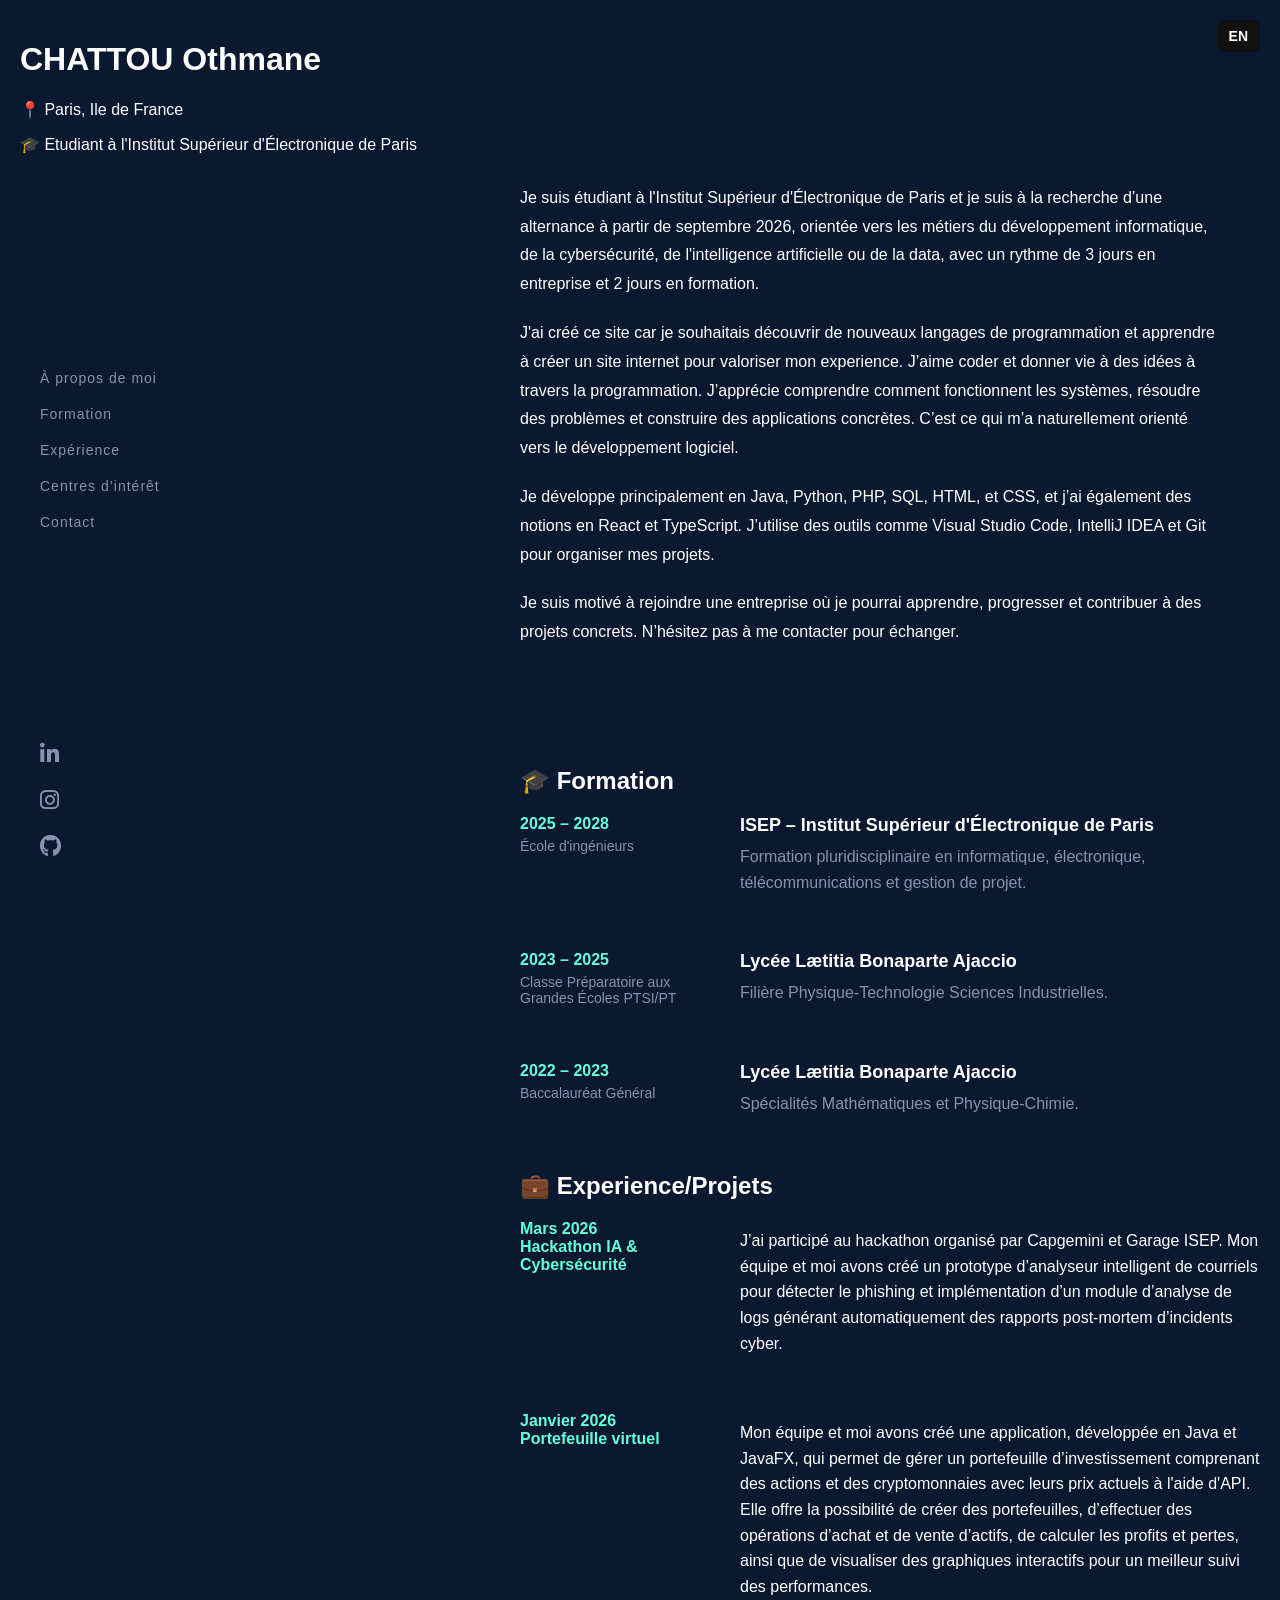
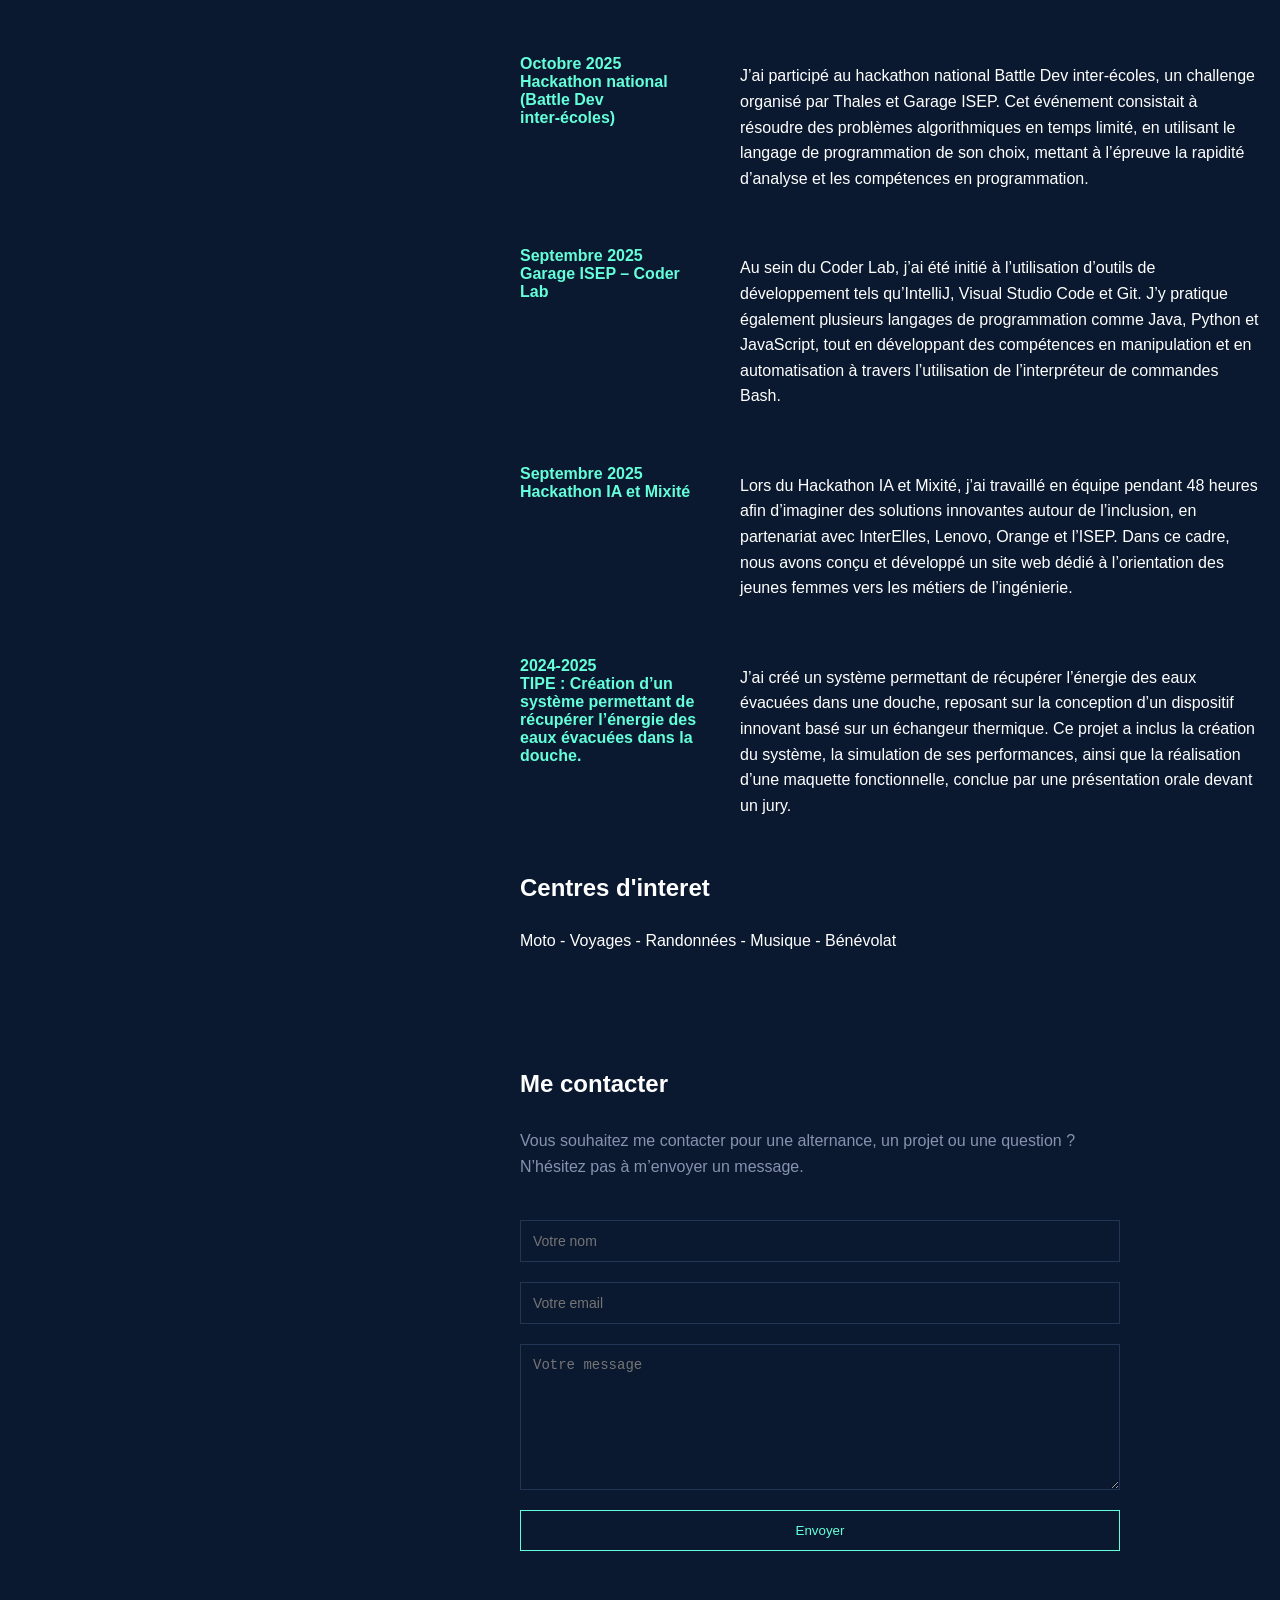
<file: index.html>
<!DOCTYPE html>
<html lang="fr">
<head>
    <meta charset="UTF-8">
    <meta name="viewport" content="width=device-width, initial-scale=1.0">
    <title>Mon site personnel</title>
    <link rel="stylesheet" href="StylesV2.css">
    <link rel="stylesheet" href="https://cdnjs.cloudflare.com/ajax/libs/font-awesome/6.5.0/css/all.min.css">
</head>

<a href="index-en.html" class="lang-btn">EN</a>

<div class="social-links">
    <a href="https://www.linkedin.com/in/othmane-chattou-8430502a8/" target="_blank" aria-label="LinkedIn">
        <i class="fab fa-linkedin-in"></i>
    </a>
    <a href="https://www.instagram.com/othmanechattou/" target="_blank" aria-label="Instagram">
        <i class="fab fa-instagram"></i>
    </a>
    <a href="https://github.com/Otha2a" target="_blank" aria-label="github">
        <i class="fab fa-github"></i>
    </a>
</div>




<body>


    <nav class="side-menu">
        <a href="#info-personnelle">À propos de moi</a>
        <a href="#formation">Formation</a>
        <a href="#Experience/Projets">Expérience</a>
        <a href="#interets">Centres d’intérêt</a>
        <a href="#contact">Contact</a>

    </nav>

    <div>
        <h1>CHATTOU Othmane</h1>
        <p>📍 Paris, Ile de France</p>   
        <p>🎓 Etudiant à l'Institut Supérieur d'Électronique de Paris</p>
    </div>

    <div class="cv-container">
        <header class="cv-header">
            <div class="info-personnelle">
                <section  id="info-personnelle" class="About reveal">
                    <h2 class="section-title"></h2>
                    <div class="about-content">
                        <p> Je suis étudiant à l'Institut Supérieur d'Électronique de Paris et je suis à la recherche d’une alternance à partir de septembre 2026, orientée vers les métiers du développement informatique, de la cybersécurité, de l'intelligence artificielle ou de la data, avec un rythme de 3 jours en entreprise et 2 jours en formation. </p>
                        <p> J'ai créé ce site car je souhaitais découvrir de nouveaux langages de programmation et apprendre à créer un site internet pour valoriser mon experience. J’aime coder et donner vie à des idées à travers la programmation. J’apprécie comprendre comment fonctionnent les systèmes, résoudre des problèmes et construire des applications concrètes. C’est ce qui m’a naturellement orienté vers le développement logiciel.</p>
                        <p>
Je développe principalement en Java, Python, PHP, SQL, HTML, et CSS, et j’ai également des notions en React et TypeScript. J’utilise des outils comme Visual Studio Code, IntelliJ IDEA et Git pour organiser mes projets.
</p>
                        <p>
Je suis motivé à rejoindre une entreprise où je pourrai apprendre, progresser et contribuer à des projets concrets. N’hésitez pas à me contacter pour échanger.
</p>
                    </div>
                </section>
            </div>

        </header>

        <!-- Section Formation -->
        <section id="formation" class="Formation reveal">
            <h2>🎓 Formation</h2>

            <div class="formation-item">
                <div class="formation-left">
                    <h3>2025 – 2028</h3>
                    <p>École d'ingénieurs</p>
                </div>

                <div class="formation-right">
                    <h4>ISEP – Institut Supérieur d'Électronique de Paris</h4>
                    <p>Formation pluridisciplinaire en informatique, électronique, télécommunications et gestion de projet.</p>
                </div>
            </div>
            
            <div class="formation-item">
                <div class="formation-left">
                    <h3>2023 – 2025</h3>
                    <p>Classe Préparatoire aux Grandes Écoles PTSI/PT</p>
                </div>

                <div class="formation-right">
                    <h4>Lycée Lætitia Bonaparte Ajaccio</h4>
                    <p>Filière Physique-Technologie Sciences Industrielles.</p>
                </div>
            </div>
            
            <div class="formation-item">
                <div class="formation-left">
                    <h3>2022 – 2023</h3>
                    <p>Baccalauréat Général</p>
                </div>

                <div class="formation-right">
                    <h4>Lycée Lætitia Bonaparte Ajaccio</h4>
                    <p>Spécialités Mathématiques et Physique-Chimie.</p>
                </div>
            </div>
        </section>
        


        <!-- Section expérience / Projets -->
         <section id="Experience/Projets" class="Experience/Projets reveal">
            <h2>💼 Experience/Projets</h2>
            <div class="experience-item">
                <div class="experience-left">
                    <h3>Mars 2026</h3>
                    <h3>Hackathon IA & Cybersécurité</h3>
                </div>
                <div class="experience-right">
                    <p>J’ai participé au hackathon organisé par Capgemini et Garage ISEP. Mon équipe et moi avons créé un prototype d’analyseur intelligent de courriels pour détecter le phishing et implémentation d’un module d’analyse de logs générant automatiquement des rapports post-mortem d’incidents cyber.</p>
                </div>
                <div class="experience-left">
                    <h3>Janvier 2026</h3>
                    <h3>Portefeuille virtuel</h3>
                </div>
                
                <div class="experience-right">
                    <p>
      Mon équipe et moi avons créé une application, développée en Java et JavaFX, qui permet de gérer un portefeuille d’investissement comprenant des actions et des cryptomonnaies avec leurs prix actuels à l'aide d'API. Elle offre la possibilité de créer des portefeuilles, d’effectuer des opérations d’achat et de vente d’actifs, de calculer les profits et pertes, ainsi que de visualiser des graphiques interactifs pour un meilleur suivi des performances.
                    </p>
                </div>
            </div>
            <div class="experience-item">
                <div class="experience-left">
                    <h3>Octobre 2025</h3>
                    <h3>Hackathon national (Battle Dev inter-écoles)</h3>
                </div>
                <div class="experience-right">
                    <p>J’ai participé au hackathon national Battle Dev inter-écoles, un challenge organisé par Thales et Garage ISEP. Cet événement consistait à résoudre des problèmes algorithmiques en temps limité, en utilisant le langage de programmation de son choix, mettant à l’épreuve la rapidité d’analyse et les compétences en programmation.</p>

                </div>
            </div>  
            <div class="experience-item">
                <div class="experience-left">
                    <h3>Septembre 2025</h3>
                    <h3>Garage ISEP – Coder Lab</h3>
                </div>
                <div class="experience-right">
                    <p>Au sein du Coder Lab, j’ai été initié à l’utilisation d’outils de développement tels qu’IntelliJ, Visual Studio Code et Git. J’y pratique également plusieurs langages de programmation comme Java, Python et JavaScript, tout en développant des compétences en manipulation et en automatisation à travers l’utilisation de l’interpréteur de commandes Bash.</p>
                </div>
            </div>
            <div class="experience-item">
                <div class="experience-left">
                    <h3>Septembre 2025</h3>
                    <h3>Hackathon IA et Mixité</h3>
                </div>
                <div class="experience-right">
                    <p>Lors du Hackathon IA et Mixité, j’ai travaillé en équipe pendant 48 heures afin d’imaginer des solutions innovantes autour de l’inclusion, en partenariat avec InterElles, Lenovo, Orange et l’ISEP. Dans ce cadre, nous avons conçu et développé un site web dédié à l’orientation des jeunes femmes vers les métiers de l’ingénierie.</p>
                </div>
            </div>
            <div class="experience-item">
                <div class="experience-left">
                    <h3>2024-2025</h3>
                    <h3>TIPE : Création d’un système permettant de récupérer l’énergie des eaux évacuées dans la douche.</h3>
                </div>
                <div class="experience-right">
                    <p>J’ai créé un système permettant de récupérer l’énergie des eaux évacuées dans une douche, reposant sur la conception d’un dispositif innovant basé sur un échangeur thermique. Ce projet a inclus la création du système, la simulation de ses performances, ainsi que la réalisation d’une maquette fonctionnelle, conclue par une présentation orale devant un jury.</p>
                </div>
            </div>
        </section>
        
        <section id="interets" class="Interets reveal">
            <h2 class="section-title">Centres d'interet</h2>
            <div class="interets-item">
                <div>
                    <p>Moto - Voyages - Randonnées - Musique - Bénévolat</p>
                </div>
            </div>  
        </section>
        <section id="contact" class="Contact reveal">
            <h2 class="section-title">Me contacter</h2>

            <p class="contact-text">
                Vous souhaitez me contacter pour une alternance, un projet ou une question ?
                N’hésitez pas à m’envoyer un message.
            </p>

            <form action="https://formspree.io/f/mdaanala" method="POST" class="contact-form">
                <input type="text" name="name" placeholder="Votre nom" required>
                <input type="email" name="email" placeholder="Votre email" required>
                <textarea name="message" placeholder="Votre message" required></textarea>

                <button type="submit">Envoyer</button>
            </form>
        </section>

        

        

        

    </div>


    <script>
function revealOnScroll() {
  const reveals = document.querySelectorAll('.reveal');

  reveals.forEach(element => {
    const windowHeight = window.innerHeight;
    const elementTop = element.getBoundingClientRect().top;
    const visiblePoint = 100;

    if (elementTop < windowHeight - visiblePoint) {
      element.classList.add('active');
    }
  });
}

window.addEventListener('scroll', revealOnScroll);
window.addEventListener('load', revealOnScroll);
</script>

<button id="scrollTopBtn" title="Retour en haut">↑</button>

<script>
const scrollBtn = document.getElementById("scrollTopBtn");

window.addEventListener("scroll", () => {
  if (window.scrollY > 300) {
    scrollBtn.style.display = "block";
  } else {
    scrollBtn.style.display = "none";
  }
});

scrollBtn.addEventListener("click", () => {
  window.scrollTo({
    top: 0,
    behavior: "smooth"
  });
});
</script>

<script>
const menuLinks = document.querySelectorAll(".side-menu a");

menuLinks.forEach(link => {
  link.addEventListener("click", () => {
    // retire active partout
    menuLinks.forEach(l => l.classList.remove("active"));
    // ajoute active au lien cliqué
    link.classList.add("active");
  });
});
</script>






</body>
</html>
</file>
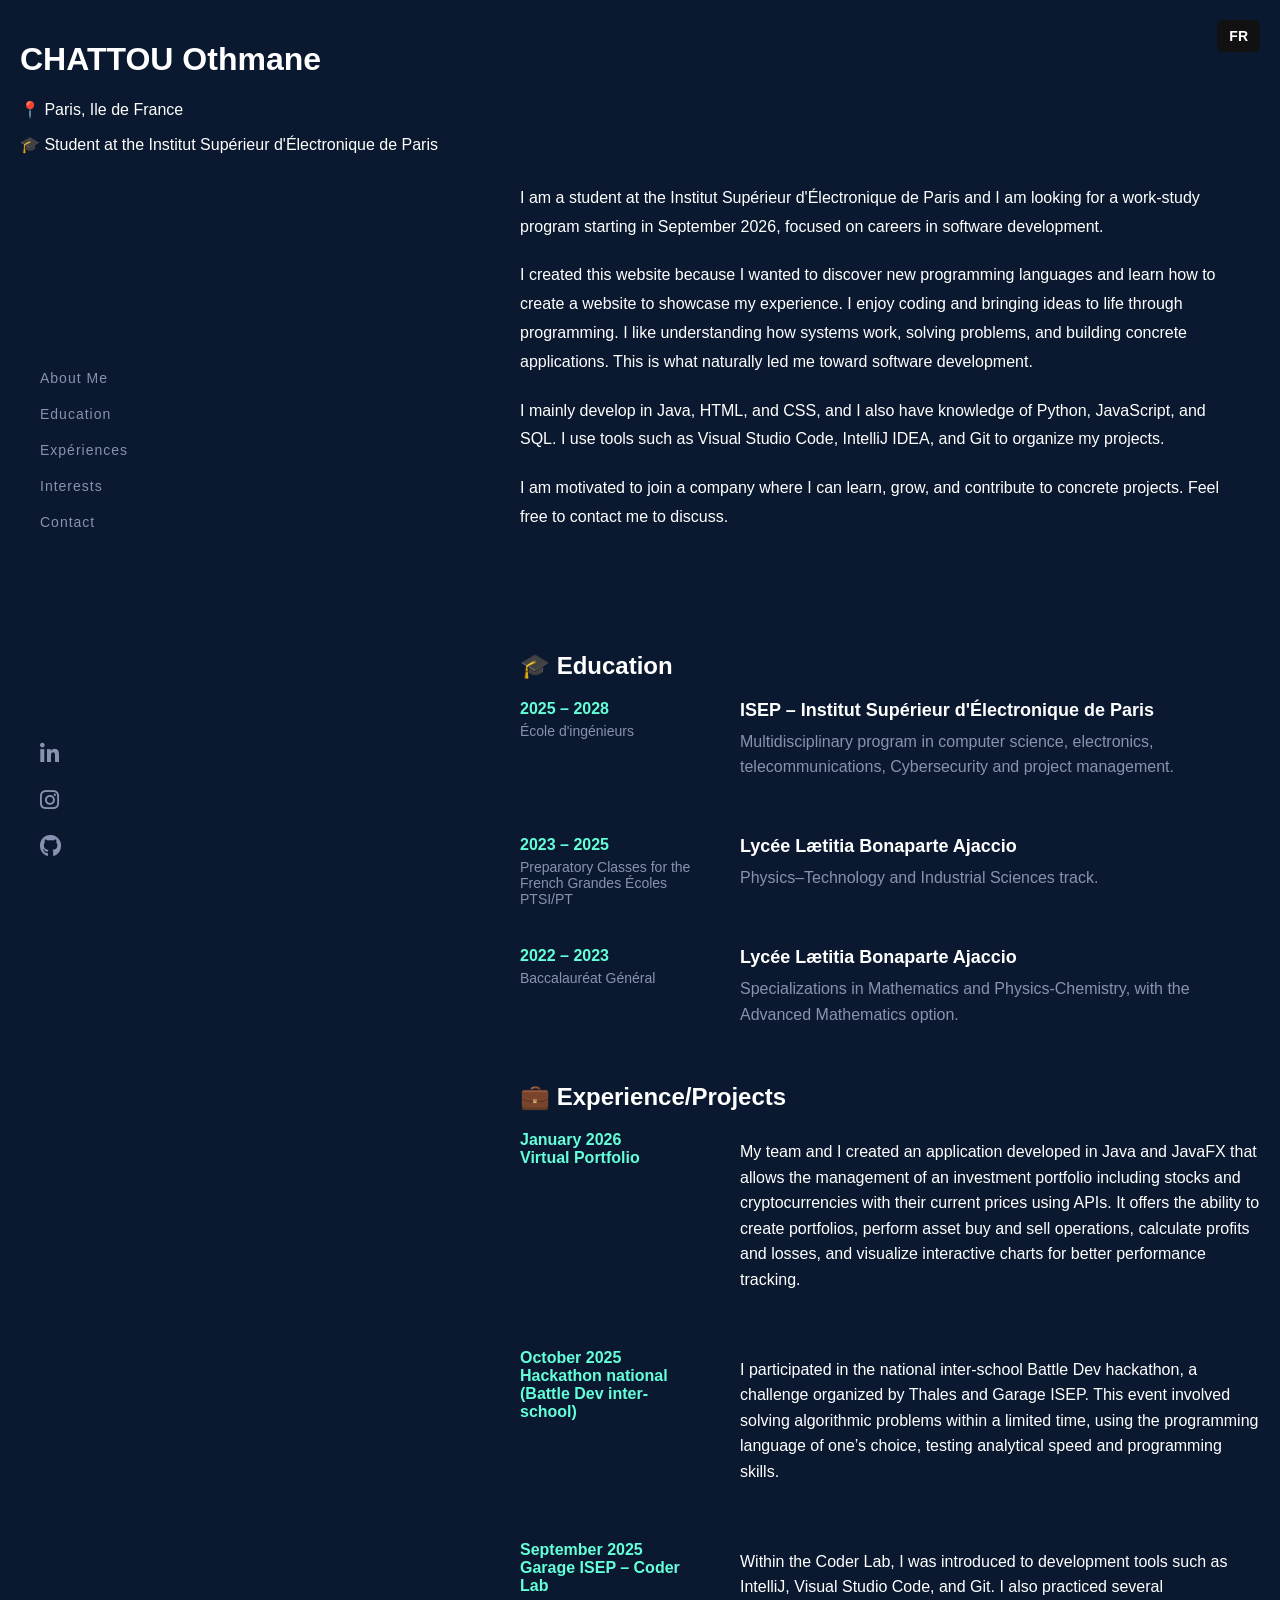
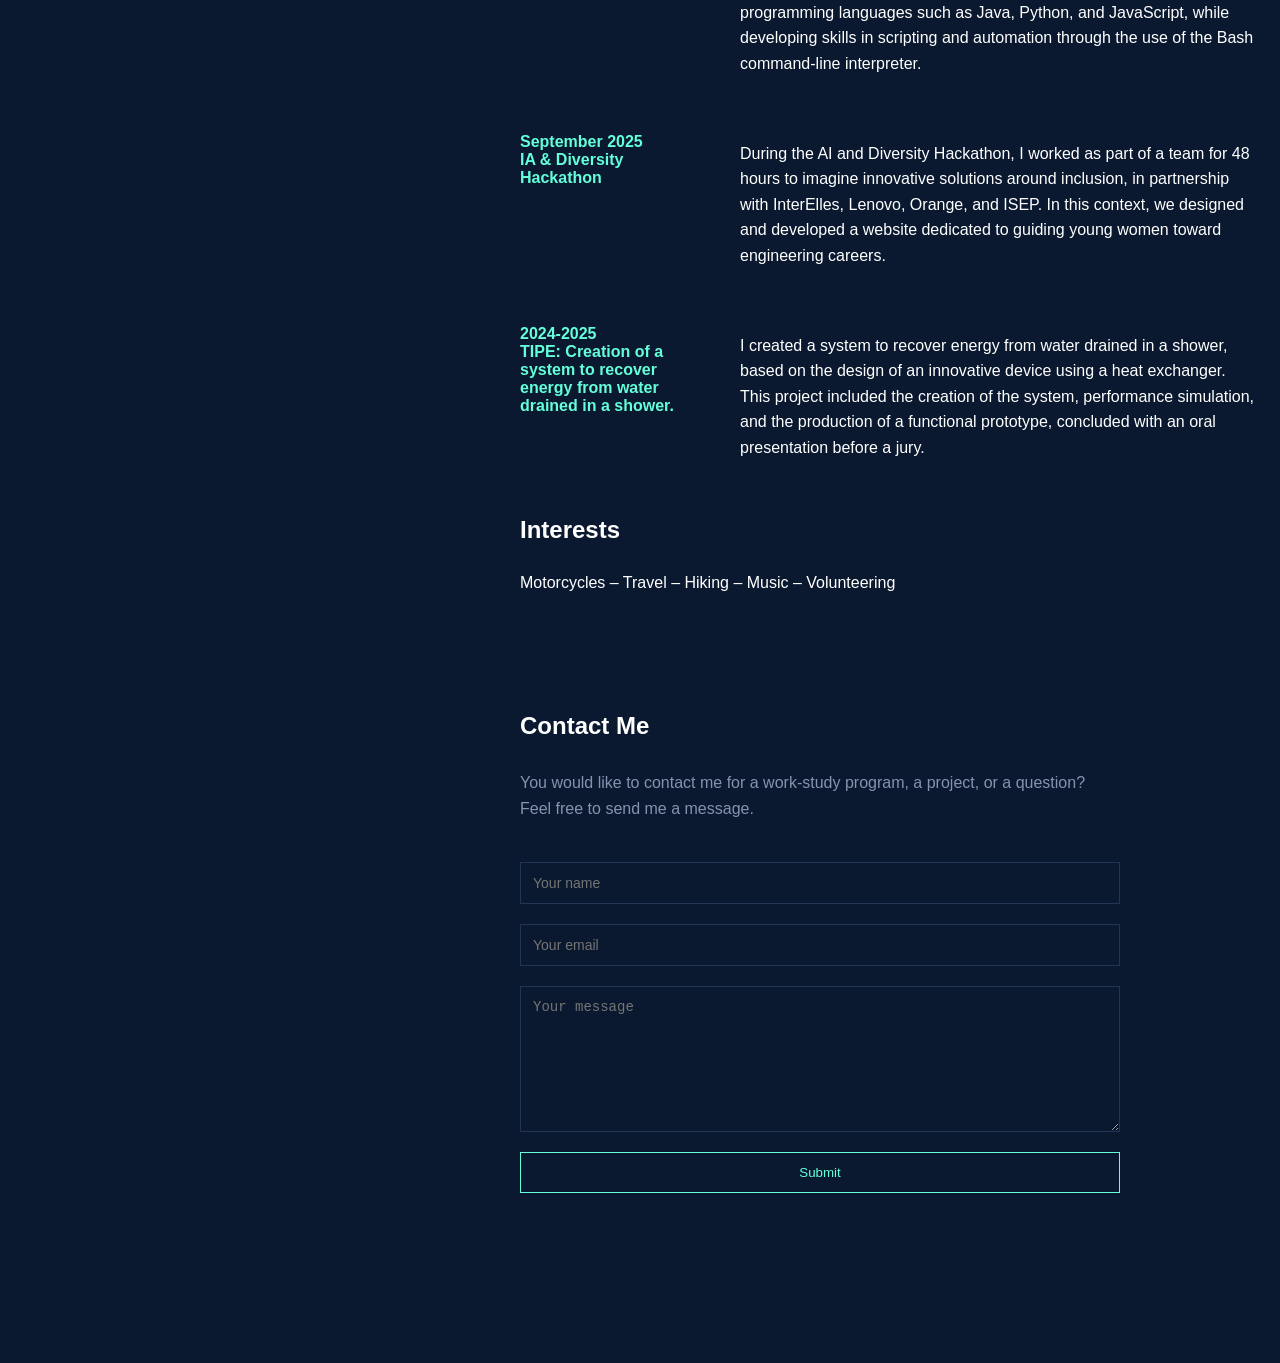
<file: cvV2-en.html>
<!DOCTYPE html>
<html lang="fr">
<head>
    <meta charset="UTF-8">
    <meta name="viewport" content="width=device-width, initial-scale=1.0">
    <title>Mon site personnel</title>
    <link rel="stylesheet" href="StylesV2.css">
    <link rel="stylesheet" href="https://cdnjs.cloudflare.com/ajax/libs/font-awesome/6.5.0/css/all.min.css">
</head>


<a href="cvV2.html" class="lang-btn">FR</a>


<div class="social-links">
    <a href="https://www.linkedin.com/in/othmane-chattou-8430502a8/" target="_blank" aria-label="LinkedIn">
        <i class="fab fa-linkedin-in"></i>
    </a>
    <a href="https://www.instagram.com/othmanechattou/" target="_blank" aria-label="Instagram">
        <i class="fab fa-instagram"></i>
    </a>
    <a href="https://github.com/Otha2a" target="_blank" aria-label="github">
        <i class="fab fa-github"></i>
    </a>
</div>




<body>


    <nav class="side-menu">
        <a href="#info-personnelle">About Me</a>
        <a href="#formation">Education</a>
        <a href="#Experience/Projets">Expériences</a>
        <a href="#interets">Interests</a>
        <a href="#contact">Contact</a>

    </nav>

    <div>
        <h1>CHATTOU Othmane</h1>
        <p>📍 Paris, Ile de France</p>   
        <p>🎓 Student at the Institut Supérieur d'Électronique de Paris</p>
    </div>

    <div class="cv-container">
        <header class="cv-header">
            <div class="info-personnelle">
                <section  id="info-personnelle" class="About reveal">
                    <h2 class="section-title"></h2>
                    <div class="about-content">
                        <p> I am a student at the Institut Supérieur d'Électronique de Paris and I am looking for a work-study program starting in September 2026, focused on careers in software development.</p>
                        <p>
I created this website because I wanted to discover new programming languages and learn how to create a website to showcase my experience. I enjoy coding and bringing ideas to life through programming. I like understanding how systems work, solving problems, and building concrete applications. This is what naturally led me toward software development.
</p>
                        <p>
I mainly develop in Java, HTML, and CSS, and I also have knowledge of Python, JavaScript, and SQL. I use tools such as Visual Studio Code, IntelliJ IDEA, and Git to organize my projects.
</p>
                        <p>I am motivated to join a company where I can learn, grow, and contribute to concrete projects. Feel free to contact me to discuss.
</p>
                    </div>
                </section>
            </div>

        </header>

        <!-- Section Formation -->
        <section id="formation" class="Formation reveal">
            <h2>🎓 Education</h2>

            <div class="formation-item">
                <div class="formation-left">
                    <h3>2025 – 2028</h3>
                    <p>École d'ingénieurs</p>
                </div>

                <div class="formation-right">
                    <h4>ISEP – Institut Supérieur d'Électronique de Paris</h4>
                    <p>Multidisciplinary program in computer science, electronics, telecommunications, Cybersecurity and project management.
</p>
                </div>
            </div>
            
            <div class="formation-item">
                <div class="formation-left">
                    <h3>2023 – 2025</h3>
                    <p>Preparatory Classes for the French Grandes Écoles PTSI/PT</p>
                </div>

                <div class="formation-right">
                    <h4>Lycée Lætitia Bonaparte Ajaccio</h4>
                    <p>Physics–Technology and Industrial Sciences track.</p>
                </div>
            </div>
            
            <div class="formation-item">
                <div class="formation-left">
                    <h3>2022 – 2023</h3>
                    <p>Baccalauréat Général</p>
                </div>

                <div class="formation-right">
                    <h4>Lycée Lætitia Bonaparte Ajaccio</h4>
                    <p>Specializations in Mathematics and Physics-Chemistry, with the Advanced Mathematics option.</p>
                </div>
            </div>
        </section>
        


        <!-- Section expérience / Projets -->
         <section id="Experience/Projets" class="Experience/Projets reveal">
            <h2>💼 Experience/Projects</h2>
            <div class="experience-item">
                <div class="experience-left">
                    <h3>January 2026</h3>
                    <h3>Virtual Portfolio</h3>
                </div>
                
                <div class="experience-right">
                    <p>
      My team and I created an application developed in Java and JavaFX that allows the management of an investment portfolio including stocks and cryptocurrencies with their current prices using APIs. It offers the ability to create portfolios, perform asset buy and sell operations, calculate profits and losses, and visualize interactive charts for better performance tracking.
                    </p>
                </div>
            </div>
            <div class="experience-item">
                <div class="experience-left">
                    <h3>October 2025</h3>
                    <h3>Hackathon national (Battle Dev inter-school)</h3>
                </div>
                <div class="experience-right">
                    <p>I participated in the national inter-school Battle Dev hackathon, a challenge organized by Thales and Garage ISEP. This event involved solving algorithmic problems within a limited time, using the programming language of one’s choice, testing analytical speed and programming skills.
</p>
                </div>
            </div>  
            <div class="experience-item">
                <div class="experience-left">
                    <h3>September 2025</h3>
                    <h3>Garage ISEP – Coder Lab</h3>
                </div>
                <div class="experience-right">
                    <p>Within the Coder Lab, I was introduced to development tools such as IntelliJ, Visual Studio Code, and Git. I also practiced several programming languages such as Java, Python, and JavaScript, while developing skills in scripting and automation through the use of the Bash command-line interpreter.</p>
                </div>
            </div>
            <div class="experience-item">
                <div class="experience-left">
                    <h3>September 2025</h3>
                    <h3>IA & Diversity Hackathon</h3>
                </div>
                <div class="experience-right">
                    <p>During the AI and Diversity Hackathon, I worked as part of a team for 48 hours to imagine innovative solutions around inclusion, in partnership with InterElles, Lenovo, Orange, and ISEP. In this context, we designed and developed a website dedicated to guiding young women toward engineering careers.</p>
                </div>
            </div>
            <div class="experience-item">
                <div class="experience-left">
                    <h3>2024-2025</h3>
                    <h3>TIPE: Creation of a system to recover energy from water drained in a shower.</h3>
                </div>
                <div class="experience-right">
                    <p>I created a system to recover energy from water drained in a shower, based on the design of an innovative device using a heat exchanger. This project included the creation of the system, performance simulation, and the production of a functional prototype, concluded with an oral presentation before a jury.</p>
                </div>
            </div>
        </section>
        
        <section id="interets" class="Interets reveal">
            <h2 class="section-title">Interests</h2>
            <div class="interets-item">
                <div>
                    <p>Motorcycles – Travel – Hiking – Music – Volunteering</p>
                </div>
            </div>  
        </section>
        <section id="contact" class="Contact reveal">
            <h2 class="section-title">Contact Me</h2>

            <p class="contact-text">
                You would like to contact me for a work-study program, a project, or a question?
Feel free to send me a message.
            </p>

            <form action="https://formspree.io/f/mdaanala" method="POST" class="contact-form">
                <input type="text" name="name" placeholder="Your name" required>
                <input type="email" name="email" placeholder="Your email" required>
                <textarea name="message" placeholder="Your message" required></textarea>

                <button type="submit">Submit</button>
            </form>
        </section>

        

        

        

    </div>


    <script>
function revealOnScroll() {
  const reveals = document.querySelectorAll('.reveal');

  reveals.forEach(element => {
    const windowHeight = window.innerHeight;
    const elementTop = element.getBoundingClientRect().top;
    const visiblePoint = 100;

    if (elementTop < windowHeight - visiblePoint) {
      element.classList.add('active');
    }
  });
}

window.addEventListener('scroll', revealOnScroll);
window.addEventListener('load', revealOnScroll);
</script>

<button id="scrollTopBtn" title="Retour en haut">↑</button>

<script>
const scrollBtn = document.getElementById("scrollTopBtn");

window.addEventListener("scroll", () => {
  if (window.scrollY > 300) {
    scrollBtn.style.display = "block";
  } else {
    scrollBtn.style.display = "none";
  }
});

scrollBtn.addEventListener("click", () => {
  window.scrollTo({
    top: 0,
    behavior: "smooth"
  });
});
</script>

<script>
const menuLinks = document.querySelectorAll(".side-menu a");

menuLinks.forEach(link => {
  link.addEventListener("click", () => {
    // retire active partout
    menuLinks.forEach(l => l.classList.remove("active"));
    // ajoute active au lien cliqué
    link.classList.add("active");
  });
});
</script>






</body>
</html>
</file>
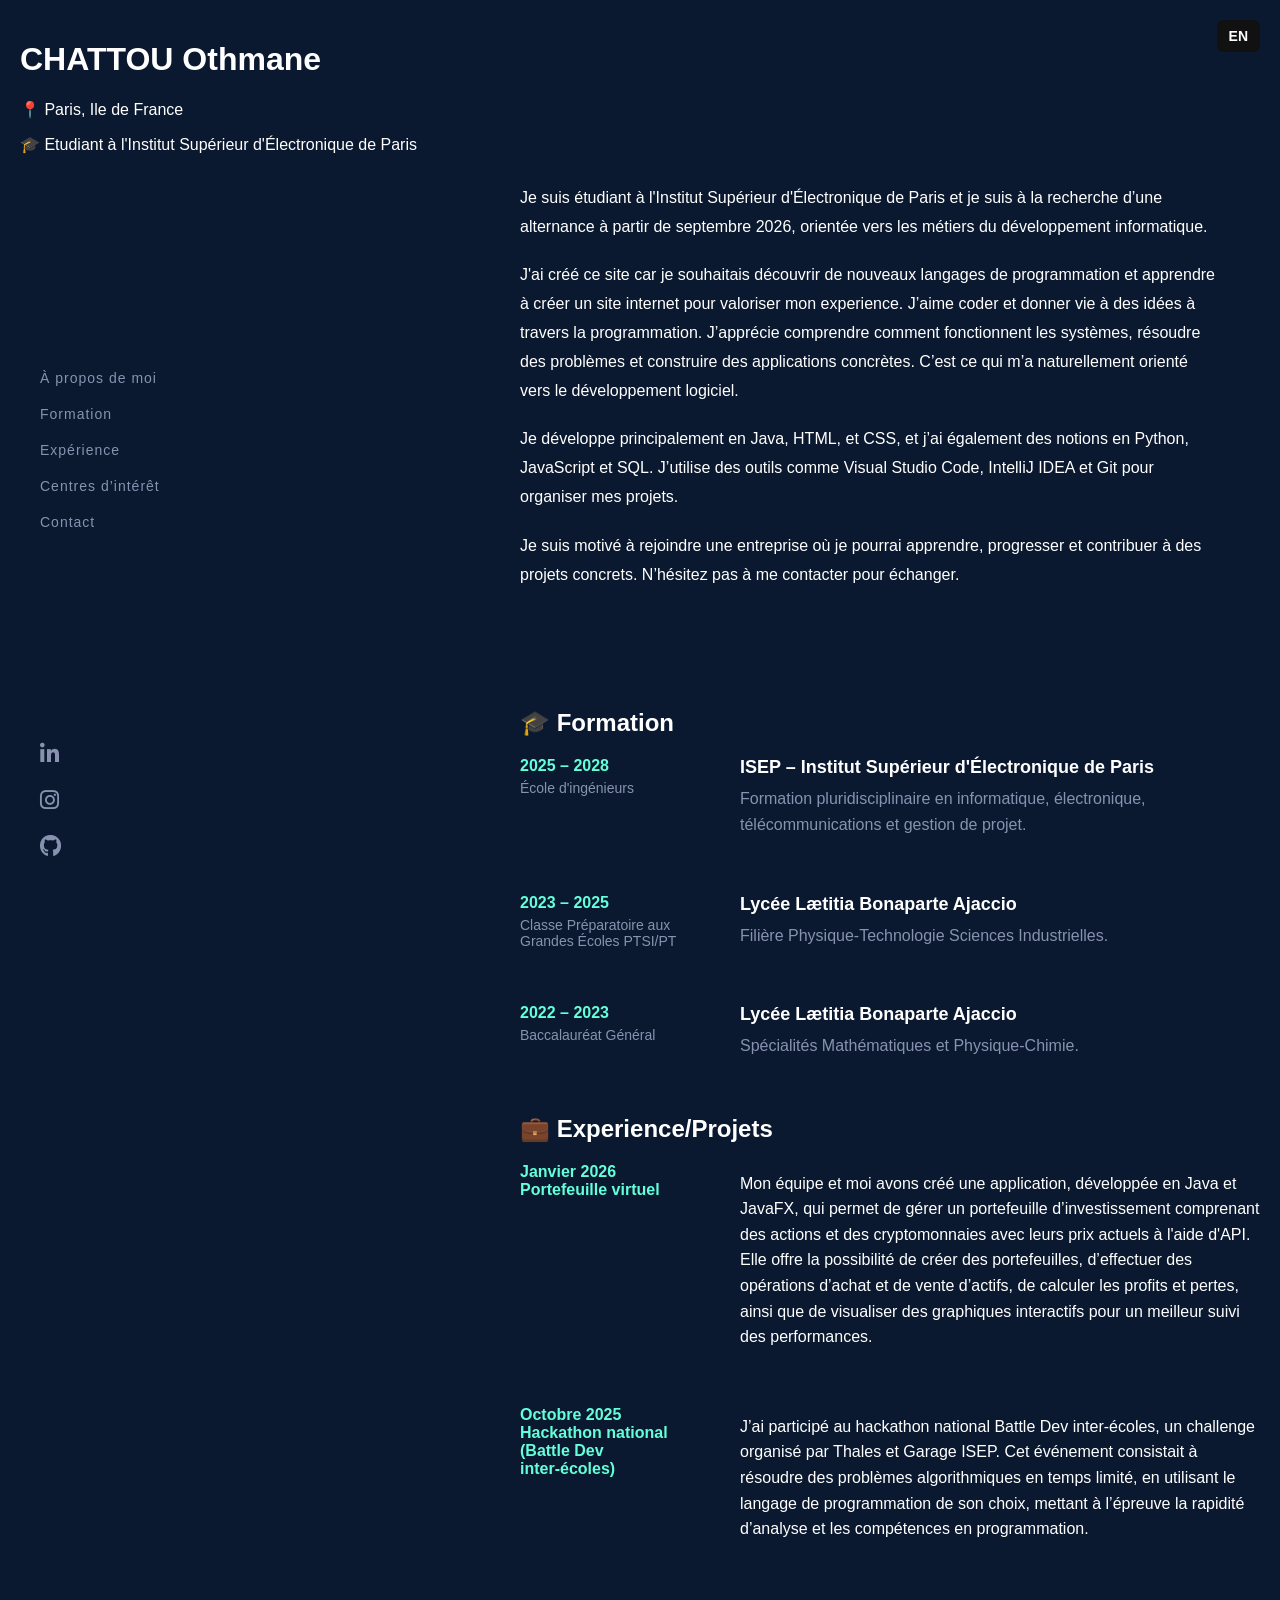
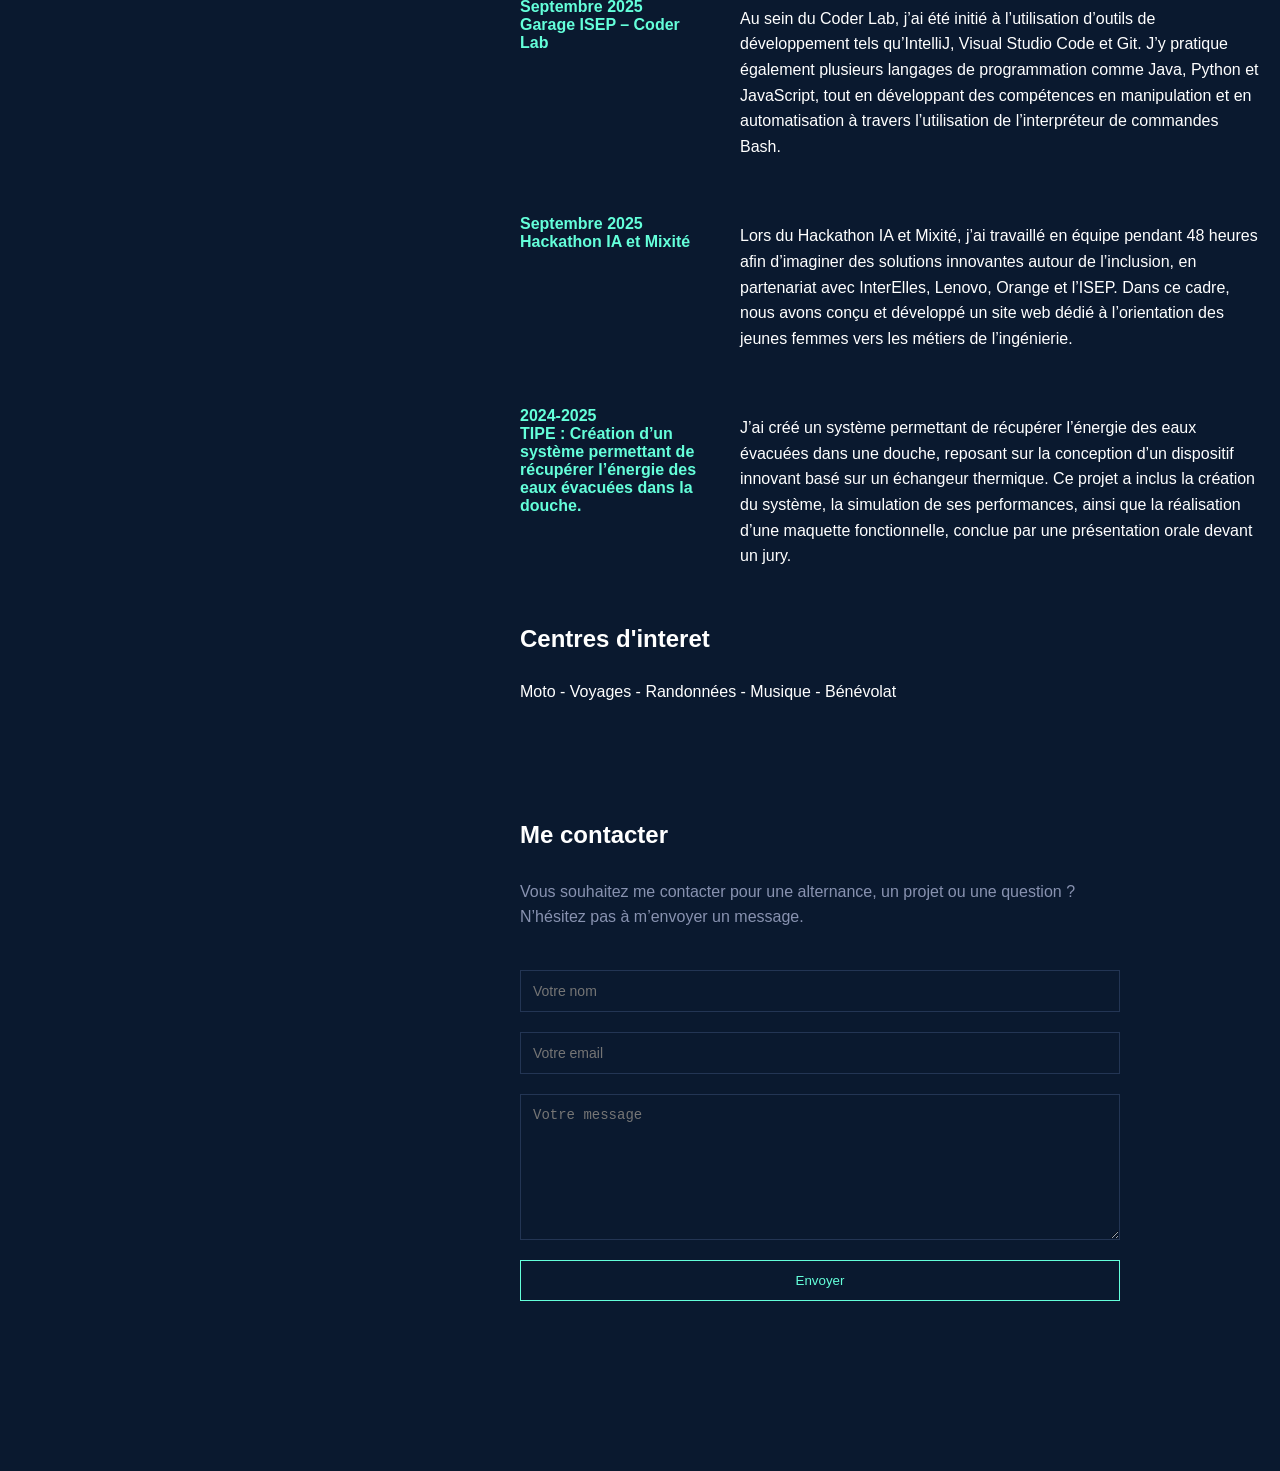
<file: cvV2.html>
<!DOCTYPE html>
<html lang="fr">
<head>
    <meta charset="UTF-8">
    <meta name="viewport" content="width=device-width, initial-scale=1.0">
    <title>Mon site personnel</title>
    <link rel="stylesheet" href="StylesV2.css">
    <link rel="stylesheet" href="https://cdnjs.cloudflare.com/ajax/libs/font-awesome/6.5.0/css/all.min.css">
</head>

<a href="cvV2-en.html" class="lang-btn">EN</a>

<div class="social-links">
    <a href="https://www.linkedin.com/in/othmane-chattou-8430502a8/" target="_blank" aria-label="LinkedIn">
        <i class="fab fa-linkedin-in"></i>
    </a>
    <a href="https://www.instagram.com/othmanechattou/" target="_blank" aria-label="Instagram">
        <i class="fab fa-instagram"></i>
    </a>
    <a href="https://github.com/Otha2a" target="_blank" aria-label="github">
        <i class="fab fa-github"></i>
    </a>
</div>




<body>


    <nav class="side-menu">
        <a href="#info-personnelle">À propos de moi</a>
        <a href="#formation">Formation</a>
        <a href="#Experience/Projets">Expérience</a>
        <a href="#interets">Centres d’intérêt</a>
        <a href="#contact">Contact</a>

    </nav>

    <div>
        <h1>CHATTOU Othmane</h1>
        <p>📍 Paris, Ile de France</p>   
        <p>🎓 Etudiant à l'Institut Supérieur d'Électronique de Paris</p>
    </div>

    <div class="cv-container">
        <header class="cv-header">
            <div class="info-personnelle">
                <section  id="info-personnelle" class="About reveal">
                    <h2 class="section-title"></h2>
                    <div class="about-content">
                        <p> Je suis étudiant à l'Institut Supérieur d'Électronique de Paris et je suis à la recherche d’une alternance à partir de septembre 2026, orientée vers les métiers du développement informatique. </p>
                        <p> J'ai créé ce site car je souhaitais découvrir de nouveaux langages de programmation et apprendre à créer un site internet pour valoriser mon experience. J’aime coder et donner vie à des idées à travers la programmation. J’apprécie comprendre comment fonctionnent les systèmes, résoudre des problèmes et construire des applications concrètes. C’est ce qui m’a naturellement orienté vers le développement logiciel.</p>
                        <p>
Je développe principalement en Java, HTML, et CSS, et j’ai également des notions en Python, JavaScript et SQL. J’utilise des outils comme Visual Studio Code, IntelliJ IDEA et Git pour organiser mes projets.
</p>
                        <p>
Je suis motivé à rejoindre une entreprise où je pourrai apprendre, progresser et contribuer à des projets concrets. N’hésitez pas à me contacter pour échanger.
</p>
                    </div>
                </section>
            </div>

        </header>

        <!-- Section Formation -->
        <section id="formation" class="Formation reveal">
            <h2>🎓 Formation</h2>

            <div class="formation-item">
                <div class="formation-left">
                    <h3>2025 – 2028</h3>
                    <p>École d'ingénieurs</p>
                </div>

                <div class="formation-right">
                    <h4>ISEP – Institut Supérieur d'Électronique de Paris</h4>
                    <p>Formation pluridisciplinaire en informatique, électronique, télécommunications et gestion de projet.</p>
                </div>
            </div>
            
            <div class="formation-item">
                <div class="formation-left">
                    <h3>2023 – 2025</h3>
                    <p>Classe Préparatoire aux Grandes Écoles PTSI/PT</p>
                </div>

                <div class="formation-right">
                    <h4>Lycée Lætitia Bonaparte Ajaccio</h4>
                    <p>Filière Physique-Technologie Sciences Industrielles.</p>
                </div>
            </div>
            
            <div class="formation-item">
                <div class="formation-left">
                    <h3>2022 – 2023</h3>
                    <p>Baccalauréat Général</p>
                </div>

                <div class="formation-right">
                    <h4>Lycée Lætitia Bonaparte Ajaccio</h4>
                    <p>Spécialités Mathématiques et Physique-Chimie.</p>
                </div>
            </div>
        </section>
        


        <!-- Section expérience / Projets -->
         <section id="Experience/Projets" class="Experience/Projets reveal">
            <h2>💼 Experience/Projets</h2>
            <div class="experience-item">
                <div class="experience-left">
                    <h3>Janvier 2026</h3>
                    <h3>Portefeuille virtuel</h3>
                </div>
                
                <div class="experience-right">
                    <p>
      Mon équipe et moi avons créé une application, développée en Java et JavaFX, qui permet de gérer un portefeuille d’investissement comprenant des actions et des cryptomonnaies avec leurs prix actuels à l'aide d'API. Elle offre la possibilité de créer des portefeuilles, d’effectuer des opérations d’achat et de vente d’actifs, de calculer les profits et pertes, ainsi que de visualiser des graphiques interactifs pour un meilleur suivi des performances.
                    </p>
                </div>
            </div>
            <div class="experience-item">
                <div class="experience-left">
                    <h3>Octobre 2025</h3>
                    <h3>Hackathon national (Battle Dev inter-écoles)</h3>
                </div>
                <div class="experience-right">
                    <p>J’ai participé au hackathon national Battle Dev inter-écoles, un challenge organisé par Thales et Garage ISEP. Cet événement consistait à résoudre des problèmes algorithmiques en temps limité, en utilisant le langage de programmation de son choix, mettant à l’épreuve la rapidité d’analyse et les compétences en programmation.</p>

                </div>
            </div>  
            <div class="experience-item">
                <div class="experience-left">
                    <h3>Septembre 2025</h3>
                    <h3>Garage ISEP – Coder Lab</h3>
                </div>
                <div class="experience-right">
                    <p>Au sein du Coder Lab, j’ai été initié à l’utilisation d’outils de développement tels qu’IntelliJ, Visual Studio Code et Git. J’y pratique également plusieurs langages de programmation comme Java, Python et JavaScript, tout en développant des compétences en manipulation et en automatisation à travers l’utilisation de l’interpréteur de commandes Bash.</p>
                </div>
            </div>
            <div class="experience-item">
                <div class="experience-left">
                    <h3>Septembre 2025</h3>
                    <h3>Hackathon IA et Mixité</h3>
                </div>
                <div class="experience-right">
                    <p>Lors du Hackathon IA et Mixité, j’ai travaillé en équipe pendant 48 heures afin d’imaginer des solutions innovantes autour de l’inclusion, en partenariat avec InterElles, Lenovo, Orange et l’ISEP. Dans ce cadre, nous avons conçu et développé un site web dédié à l’orientation des jeunes femmes vers les métiers de l’ingénierie.</p>
                </div>
            </div>
            <div class="experience-item">
                <div class="experience-left">
                    <h3>2024-2025</h3>
                    <h3>TIPE : Création d’un système permettant de récupérer l’énergie des eaux évacuées dans la douche.</h3>
                </div>
                <div class="experience-right">
                    <p>J’ai créé un système permettant de récupérer l’énergie des eaux évacuées dans une douche, reposant sur la conception d’un dispositif innovant basé sur un échangeur thermique. Ce projet a inclus la création du système, la simulation de ses performances, ainsi que la réalisation d’une maquette fonctionnelle, conclue par une présentation orale devant un jury.</p>
                </div>
            </div>
        </section>
        
        <section id="interets" class="Interets reveal">
            <h2 class="section-title">Centres d'interet</h2>
            <div class="interets-item">
                <div>
                    <p>Moto - Voyages - Randonnées - Musique - Bénévolat</p>
                </div>
            </div>  
        </section>
        <section id="contact" class="Contact reveal">
            <h2 class="section-title">Me contacter</h2>

            <p class="contact-text">
                Vous souhaitez me contacter pour une alternance, un projet ou une question ?
                N’hésitez pas à m’envoyer un message.
            </p>

            <form action="https://formspree.io/f/mdaanala" method="POST" class="contact-form">
                <input type="text" name="name" placeholder="Votre nom" required>
                <input type="email" name="email" placeholder="Votre email" required>
                <textarea name="message" placeholder="Votre message" required></textarea>

                <button type="submit">Envoyer</button>
            </form>
        </section>

        

        

        

    </div>


    <script>
function revealOnScroll() {
  const reveals = document.querySelectorAll('.reveal');

  reveals.forEach(element => {
    const windowHeight = window.innerHeight;
    const elementTop = element.getBoundingClientRect().top;
    const visiblePoint = 100;

    if (elementTop < windowHeight - visiblePoint) {
      element.classList.add('active');
    }
  });
}

window.addEventListener('scroll', revealOnScroll);
window.addEventListener('load', revealOnScroll);
</script>

<button id="scrollTopBtn" title="Retour en haut">↑</button>

<script>
const scrollBtn = document.getElementById("scrollTopBtn");

window.addEventListener("scroll", () => {
  if (window.scrollY > 300) {
    scrollBtn.style.display = "block";
  } else {
    scrollBtn.style.display = "none";
  }
});

scrollBtn.addEventListener("click", () => {
  window.scrollTo({
    top: 0,
    behavior: "smooth"
  });
});
</script>

<script>
const menuLinks = document.querySelectorAll(".side-menu a");

menuLinks.forEach(link => {
  link.addEventListener("click", () => {
    // retire active partout
    menuLinks.forEach(l => l.classList.remove("active"));
    // ajoute active au lien cliqué
    link.classList.add("active");
  });
});
</script>






</body>
</html>
</file>
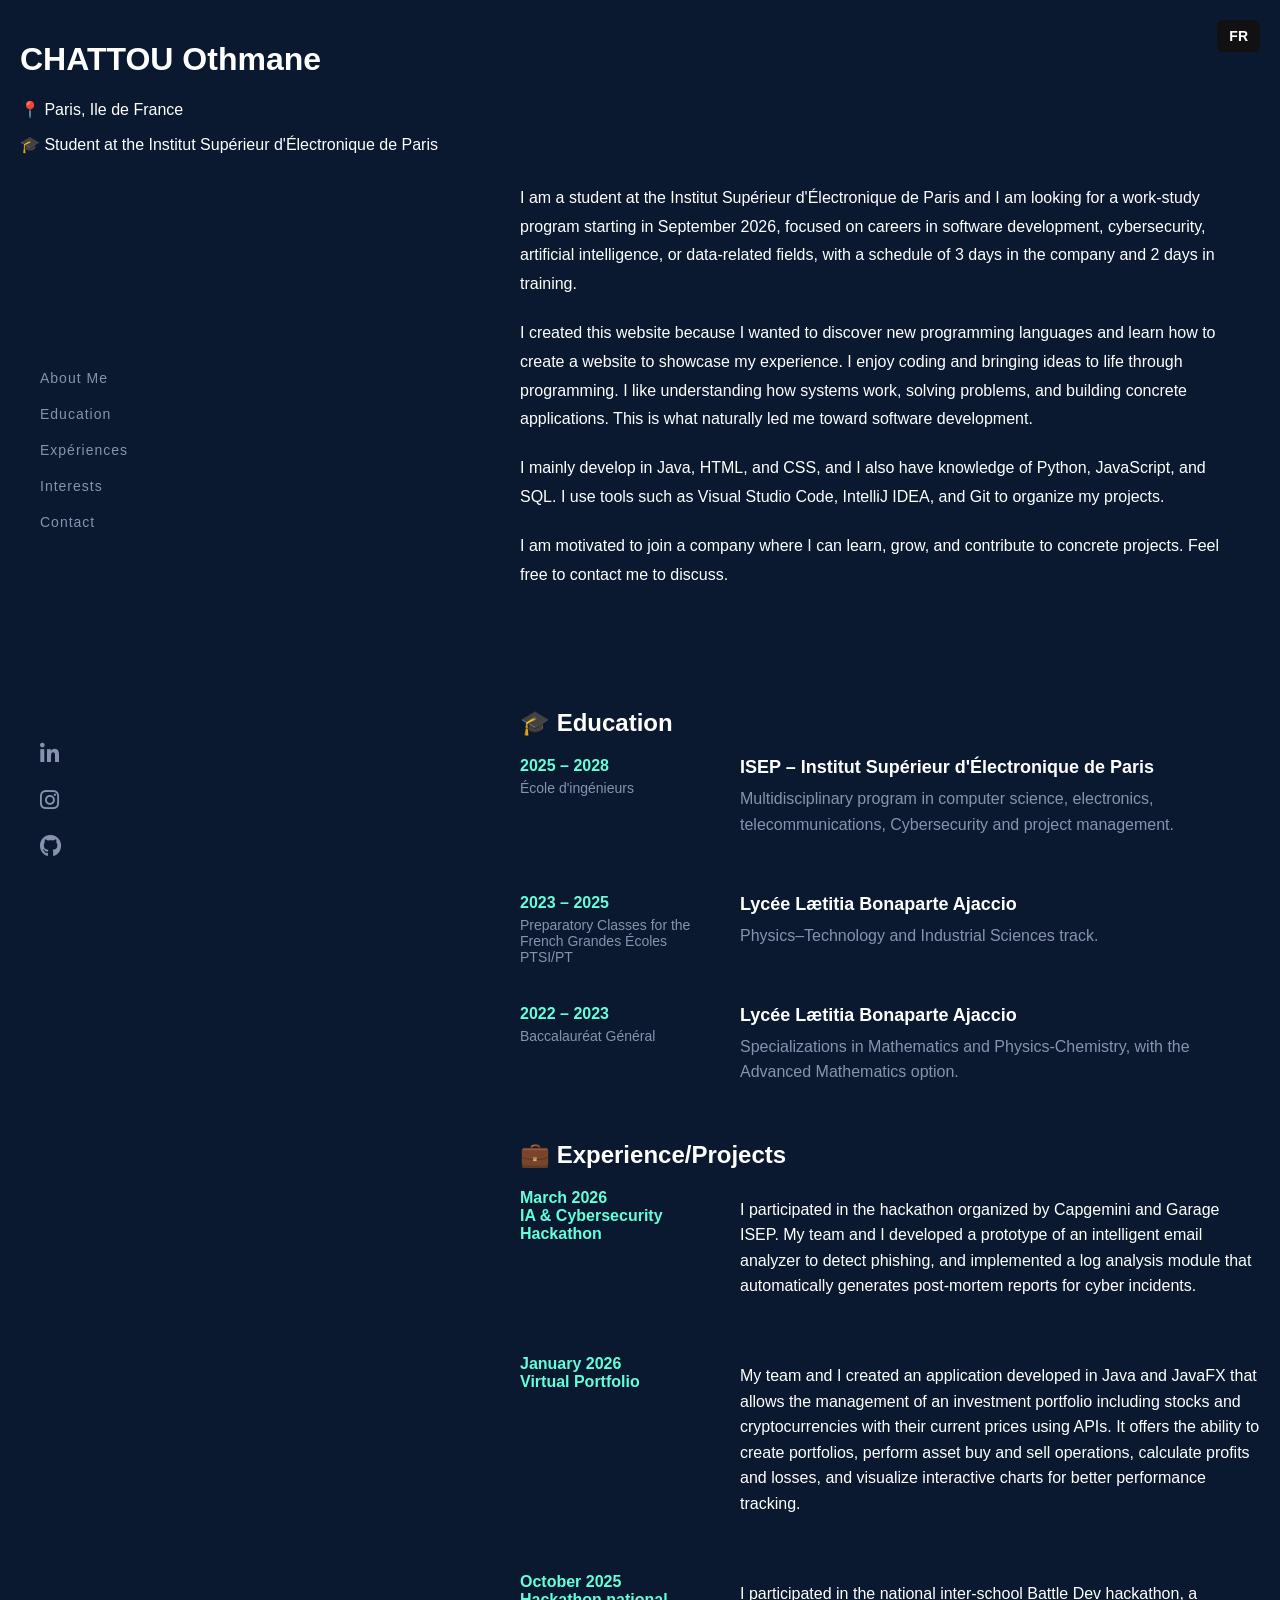
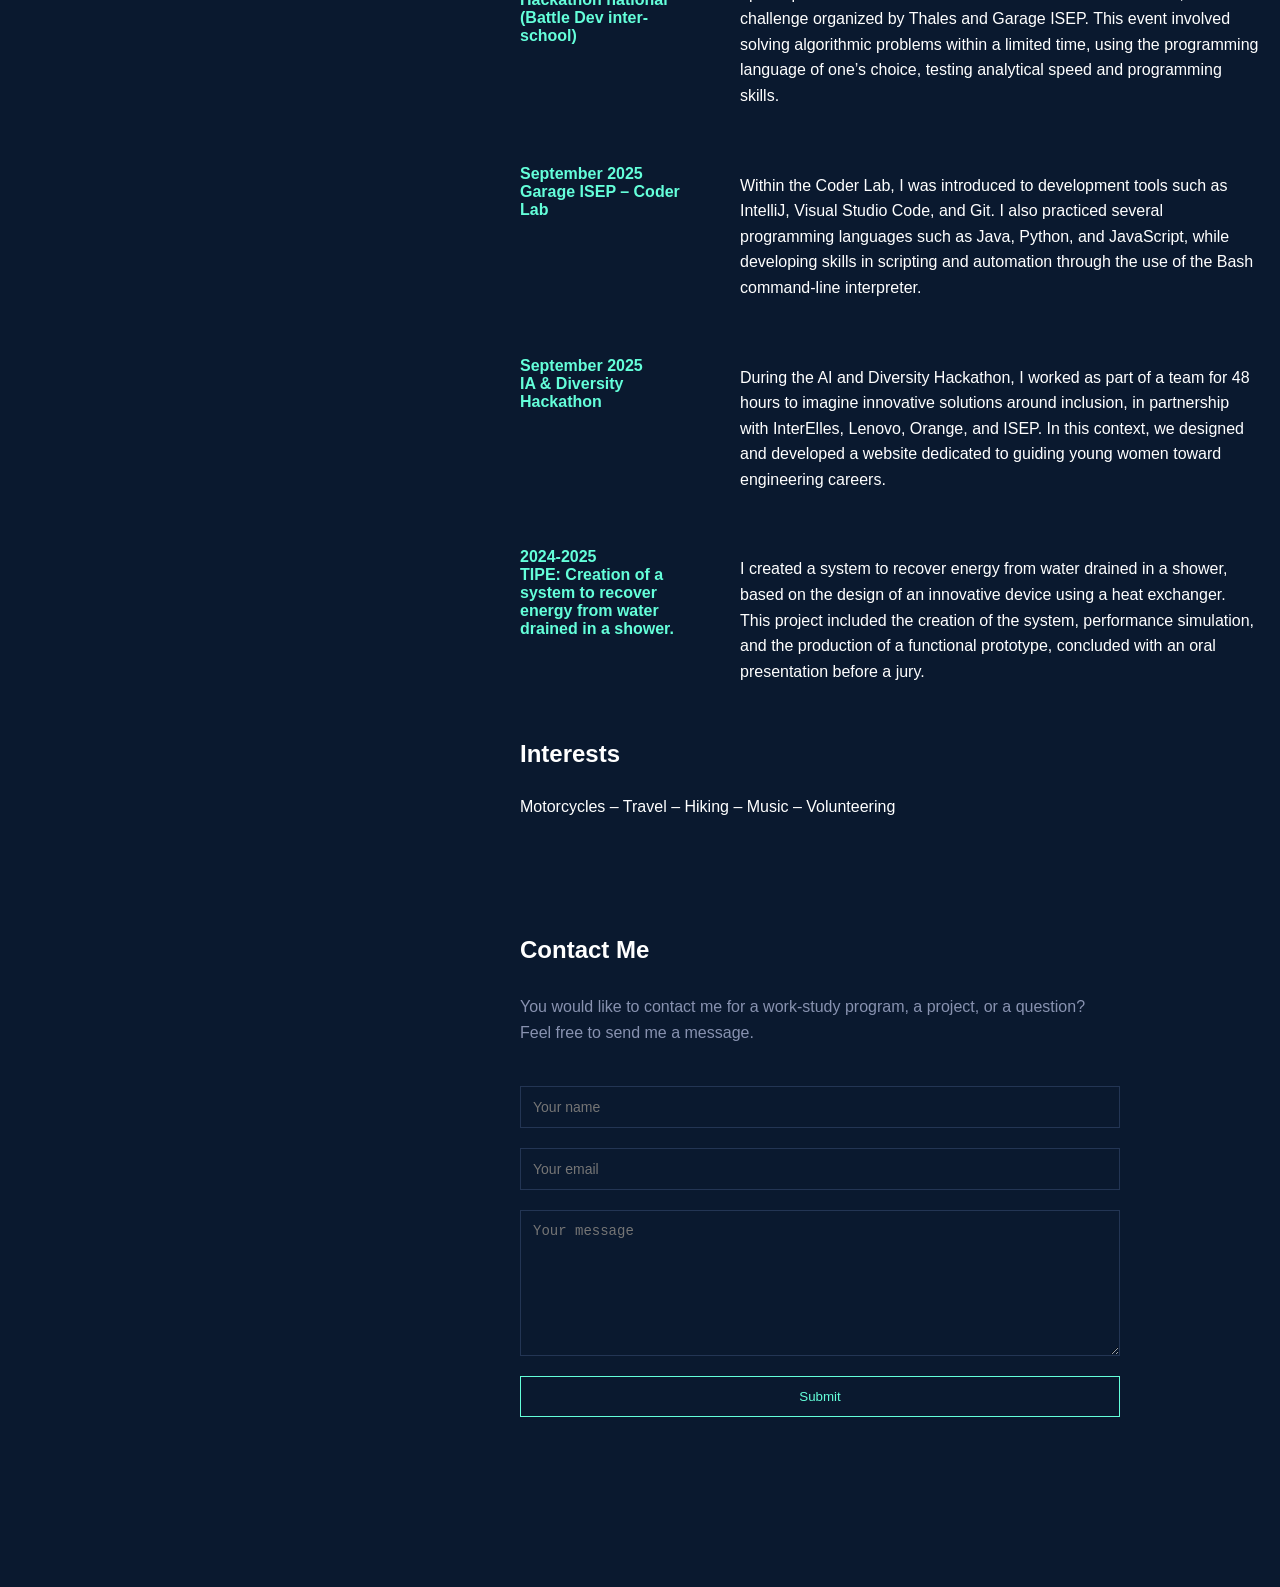
<file: index-en.html>
<!DOCTYPE html>
<html lang="fr">
<head>
    <meta charset="UTF-8">
    <meta name="viewport" content="width=device-width, initial-scale=1.0">
    <title>Mon site personnel</title>
    <link rel="stylesheet" href="StylesV2.css">
    <link rel="stylesheet" href="https://cdnjs.cloudflare.com/ajax/libs/font-awesome/6.5.0/css/all.min.css">
</head>


<a href="index.html" class="lang-btn">FR</a>


<div class="social-links">
    <a href="https://www.linkedin.com/in/othmane-chattou-8430502a8/" target="_blank" aria-label="LinkedIn">
        <i class="fab fa-linkedin-in"></i>
    </a>
    <a href="https://www.instagram.com/othmanechattou/" target="_blank" aria-label="Instagram">
        <i class="fab fa-instagram"></i>
    </a>
    <a href="https://github.com/Otha2a" target="_blank" aria-label="github">
        <i class="fab fa-github"></i>
    </a>
</div>




<body>


    <nav class="side-menu">
        <a href="#info-personnelle">About Me</a>
        <a href="#formation">Education</a>
        <a href="#Experience/Projets">Expériences</a>
        <a href="#interets">Interests</a>
        <a href="#contact">Contact</a>

    </nav>

    <div>
        <h1>CHATTOU Othmane</h1>
        <p>📍 Paris, Ile de France</p>   
        <p>🎓 Student at the Institut Supérieur d'Électronique de Paris</p>
    </div>

    <div class="cv-container">
        <header class="cv-header">
            <div class="info-personnelle">
                <section  id="info-personnelle" class="About reveal">
                    <h2 class="section-title"></h2>
                    <div class="about-content">
                        <p> I am a student at the Institut Supérieur d'Électronique de Paris and I am looking for a work-study program starting in September 2026, focused on careers in software development, cybersecurity, artificial intelligence, or data-related fields, with a schedule of 3 days in the company and 2 days in training.</p>
                        <p>
I created this website because I wanted to discover new programming languages and learn how to create a website to showcase my experience. I enjoy coding and bringing ideas to life through programming. I like understanding how systems work, solving problems, and building concrete applications. This is what naturally led me toward software development.
</p>
                        <p>
I mainly develop in Java, HTML, and CSS, and I also have knowledge of Python, JavaScript, and SQL. I use tools such as Visual Studio Code, IntelliJ IDEA, and Git to organize my projects.
</p>
                        <p>I am motivated to join a company where I can learn, grow, and contribute to concrete projects. Feel free to contact me to discuss.
</p>
                    </div>
                </section>
            </div>

        </header>

        <!-- Section Formation -->
        <section id="formation" class="Formation reveal">
            <h2>🎓 Education</h2>

            <div class="formation-item">
                <div class="formation-left">
                    <h3>2025 – 2028</h3>
                    <p>École d'ingénieurs</p>
                </div>

                <div class="formation-right">
                    <h4>ISEP – Institut Supérieur d'Électronique de Paris</h4>
                    <p>Multidisciplinary program in computer science, electronics, telecommunications, Cybersecurity and project management.
</p>
                </div>
            </div>
            
            <div class="formation-item">
                <div class="formation-left">
                    <h3>2023 – 2025</h3>
                    <p>Preparatory Classes for the French Grandes Écoles PTSI/PT</p>
                </div>

                <div class="formation-right">
                    <h4>Lycée Lætitia Bonaparte Ajaccio</h4>
                    <p>Physics–Technology and Industrial Sciences track.</p>
                </div>
            </div>
            
            <div class="formation-item">
                <div class="formation-left">
                    <h3>2022 – 2023</h3>
                    <p>Baccalauréat Général</p>
                </div>

                <div class="formation-right">
                    <h4>Lycée Lætitia Bonaparte Ajaccio</h4>
                    <p>Specializations in Mathematics and Physics-Chemistry, with the Advanced Mathematics option.</p>
                </div>
            </div>
        </section>
        


        <!-- Section expérience / Projets -->
         <section id="Experience/Projets" class="Experience/Projets reveal">
            <h2>💼 Experience/Projects</h2>
            <div class="experience-item">
                <div class="experience-left">
                    <h3>March 2026</h3>
                    <h3>IA & Cybersecurity Hackathon</h3>
                </div>
                <div class="experience-right">
                    <p>I participated in the hackathon organized by Capgemini and Garage ISEP. My team and I developed a prototype of an intelligent email analyzer to detect phishing, and implemented a log analysis module that automatically generates post-mortem reports for cyber incidents.</p>
                </div>
                <div class="experience-left">
                    <h3>January 2026</h3>
                    <h3>Virtual Portfolio</h3>
                </div>
                
                <div class="experience-right">
                    <p>
      My team and I created an application developed in Java and JavaFX that allows the management of an investment portfolio including stocks and cryptocurrencies with their current prices using APIs. It offers the ability to create portfolios, perform asset buy and sell operations, calculate profits and losses, and visualize interactive charts for better performance tracking.
                    </p>
                </div>
            </div>
            <div class="experience-item">
                <div class="experience-left">
                    <h3>October 2025</h3>
                    <h3>Hackathon national (Battle Dev inter-school)</h3>
                </div>
                <div class="experience-right">
                    <p>I participated in the national inter-school Battle Dev hackathon, a challenge organized by Thales and Garage ISEP. This event involved solving algorithmic problems within a limited time, using the programming language of one’s choice, testing analytical speed and programming skills.
</p>
                </div>
            </div>  
            <div class="experience-item">
                <div class="experience-left">
                    <h3>September 2025</h3>
                    <h3>Garage ISEP – Coder Lab</h3>
                </div>
                <div class="experience-right">
                    <p>Within the Coder Lab, I was introduced to development tools such as IntelliJ, Visual Studio Code, and Git. I also practiced several programming languages such as Java, Python, and JavaScript, while developing skills in scripting and automation through the use of the Bash command-line interpreter.</p>
                </div>
            </div>
            <div class="experience-item">
                <div class="experience-left">
                    <h3>September 2025</h3>
                    <h3>IA & Diversity Hackathon</h3>
                </div>
                <div class="experience-right">
                    <p>During the AI and Diversity Hackathon, I worked as part of a team for 48 hours to imagine innovative solutions around inclusion, in partnership with InterElles, Lenovo, Orange, and ISEP. In this context, we designed and developed a website dedicated to guiding young women toward engineering careers.</p>
                </div>
            </div>
            <div class="experience-item">
                <div class="experience-left">
                    <h3>2024-2025</h3>
                    <h3>TIPE: Creation of a system to recover energy from water drained in a shower.</h3>
                </div>
                <div class="experience-right">
                    <p>I created a system to recover energy from water drained in a shower, based on the design of an innovative device using a heat exchanger. This project included the creation of the system, performance simulation, and the production of a functional prototype, concluded with an oral presentation before a jury.</p>
                </div>
            </div>
        </section>
        
        <section id="interets" class="Interets reveal">
            <h2 class="section-title">Interests</h2>
            <div class="interets-item">
                <div>
                    <p>Motorcycles – Travel – Hiking – Music – Volunteering</p>
                </div>
            </div>  
        </section>
        <section id="contact" class="Contact reveal">
            <h2 class="section-title">Contact Me</h2>

            <p class="contact-text">
                You would like to contact me for a work-study program, a project, or a question?
Feel free to send me a message.
            </p>

            <form action="https://formspree.io/f/mdaanala" method="POST" class="contact-form">
                <input type="text" name="name" placeholder="Your name" required>
                <input type="email" name="email" placeholder="Your email" required>
                <textarea name="message" placeholder="Your message" required></textarea>

                <button type="submit">Submit</button>
            </form>
        </section>

        

        

        

    </div>


    <script>
function revealOnScroll() {
  const reveals = document.querySelectorAll('.reveal');

  reveals.forEach(element => {
    const windowHeight = window.innerHeight;
    const elementTop = element.getBoundingClientRect().top;
    const visiblePoint = 100;

    if (elementTop < windowHeight - visiblePoint) {
      element.classList.add('active');
    }
  });
}

window.addEventListener('scroll', revealOnScroll);
window.addEventListener('load', revealOnScroll);
</script>

<button id="scrollTopBtn" title="Retour en haut">↑</button>

<script>
const scrollBtn = document.getElementById("scrollTopBtn");

window.addEventListener("scroll", () => {
  if (window.scrollY > 300) {
    scrollBtn.style.display = "block";
  } else {
    scrollBtn.style.display = "none";
  }
});

scrollBtn.addEventListener("click", () => {
  window.scrollTo({
    top: 0,
    behavior: "smooth"
  });
});
</script>

<script>
const menuLinks = document.querySelectorAll(".side-menu a");

menuLinks.forEach(link => {
  link.addEventListener("click", () => {
    // retire active partout
    menuLinks.forEach(l => l.classList.remove("active"));
    // ajoute active au lien cliqué
    link.classList.add("active");
  });
});
</script>






</body>

</html>
</file>
<file: StylesV2.css>
body {
    color: white;
    font-family: Arial, sans-serif;
    background-color: #0a192f;
    margin: 0;
    padding: 20px;
}


.Formation {
    margin-top: 60px;
}

.formation-item {
    display: grid;
    grid-template-columns: 180px 1fr;
    gap: 40px;
    margin-bottom: 40px;
}

.formation-left h3 {
    color: #64ffda;
    margin: 0;
    font-size: 16px;
}

.formation-left p {
    margin: 5px 0 0;
    font-size: 14px;
    color: #8892b0;
}

.formation-right h4 {
    margin: 0;
    color: white;
    font-size: 18px;
}

.formation-right p {
    margin-top: 8px;
    color: #8892b0;
    line-height: 1.6;
}








.Experience {
    margin-top: 60px;
}

.experience-item {
    display: grid;
    grid-template-columns: 180px 1fr;
    gap: 40px;
    margin-bottom: 40px;
}

.experience-left h3 {
    color: #64ffda;
    margin: 0;
    font-size: 16px;
}


.experience-left p {
    margin: 5px 0 0;
    font-size: 14px;
    color: #8892b0;
}

.experience-right h4 {
    margin: 0;
    color: white;
    font-size: 18px;
}

.experience-right p {
    margin-top: 8px;
    color: #ffffff;
    line-height: 1.6;
}













html {
    scroll-behavior: smooth;
}

.side-menu {
    position: fixed;
    top: 50%;
    left: 40px;
    transform: translateY(-50%);
    display: flex;
    flex-direction: column;
    gap: 20px;
}

.side-menu a {
    text-decoration: none;
    color: #8892b0;
    font-size: 14px;
    letter-spacing: 1px;
    transition: color 0.3s;
}

.side-menu a:hover {
    color: #64ffda;
}

.side-menu a.active {
  color: #64ffda;
  transform: translateX(10px); /* décale vers la droite */
}



.section-title {
    font-size: 24px;
    margin-bottom: 30px;
    color: white;
}

/* Section About */
.About {
    max-width: 700px;
    margin-bottom: 120px;
}

.about-content p {
    color: #ffffff;
    line-height: 1.8;
    margin-bottom: 20px;
}


.cv-container {
    margin-left: 500px;
}








.Interets {
    max-width: 700px;
    margin-bottom: 120px;
}

.interets-list {
    list-style: none;
    padding: 0;
}

.interets-list li {
    color: #8892b0;
    margin-bottom: 15px;
    position: relative;
    padding-left: 20px;
}

.interets-list li::before {
    content: "▹";
    position: absolute;
    left: 0;
    color: #64ffda;
}










.Contact {
    max-width: 600px;
    margin-bottom: 150px;
}

.contact-text {
    color: #8892b0;
    margin-bottom: 40px;
    line-height: 1.6;
}

.contact-form {
    display: flex;
    flex-direction: column;
    gap: 20px;
}

.contact-form input,
.contact-form textarea {
    background: transparent;
    border: 1px solid #233554;
    color: white;
    padding: 12px;
    font-size: 14px;
}

.contact-form textarea {
    min-height: 120px;
    resize: vertical;
}

.contact-form input:focus,
.contact-form textarea:focus {
    outline: none;
    border-color: #64ffda;
}

.contact-form button {
    background: transparent;
    border: 1px solid #64ffda;
    color: #64ffda;
    padding: 12px;
    cursor: pointer;
    transition: background 0.3s, color 0.3s;
}

.contact-form button:hover {
    background: #64ffda;
    color: #0a192f;
}











.social-links {
    position: fixed;
    bottom: 40px; /* distance par rapport au bas */
    left: 40px;   /* distance par rapport à gauche */
    display: flex;
    flex-direction: column; /* icônes en colonne */
    gap: 20px; /* espace entre chaque icône */
}

.social-links a {
    color: #8892b0;
    font-size: 22px;
    transition: transform 0.3s, color 0.3s;
}

.social-links a:hover {
    color: #64ffda;
    transform: translateY(-5px);
}


.Interets p{
    color: #ffffff
}















/* ecran telephone...*/

@media screen and (max-width: 768px) {

    /* On annule le menu fixe à gauche */
    .side-menu {
        position: static;
        display: flex;
        flex-wrap: wrap;
        justify-content: center;
        margin-bottom: 30px;
    }

    /* On enlève la marge qui décale tout */
    .cv-container {
        margin-left: 0;
        width: 100%;
    }

    /* On réduit les titres */
    h1 { font-size: 26px; }
    h2 { font-size: 20px; }

    /* Texte plus lisible */
    p, li {
        font-size: 15px;
        line-height: 1.6;
    }
}



/* apparaitre le texte doucement*/

/* État caché au départ */
.reveal {
  opacity: 0;
  transform: translateY(30px);
  transition: all 0.8s ease;
}

/* État visible */
.reveal.active {
  opacity: 1;
  transform: translateY(0);
}


/* partie pour remonter en haut de la page */

#scrollTopBtn {
  position: fixed;
  bottom: 30px;
  right: 30px;
  background-color: #64ffda;
  color: #0a192f;
  border: none;
  padding: 10px 15px;
  border-radius: 50%;
  font-size: 18px;
  cursor: pointer;
  display: none;
  z-index: 1000;
  transition: 0.3s;
}

#scrollTopBtn:hover {
  background-color: #021cad;
}




/* changer de langue*/

.lang-btn {
  position: fixed;
  top: 20px;
  right: 20px;
  padding: 8px 12px;
  background: #111;
  color: white;
  text-decoration: none;
  border-radius: 6px;
  font-weight: bold;
  font-size: 14px;

}
</file>
